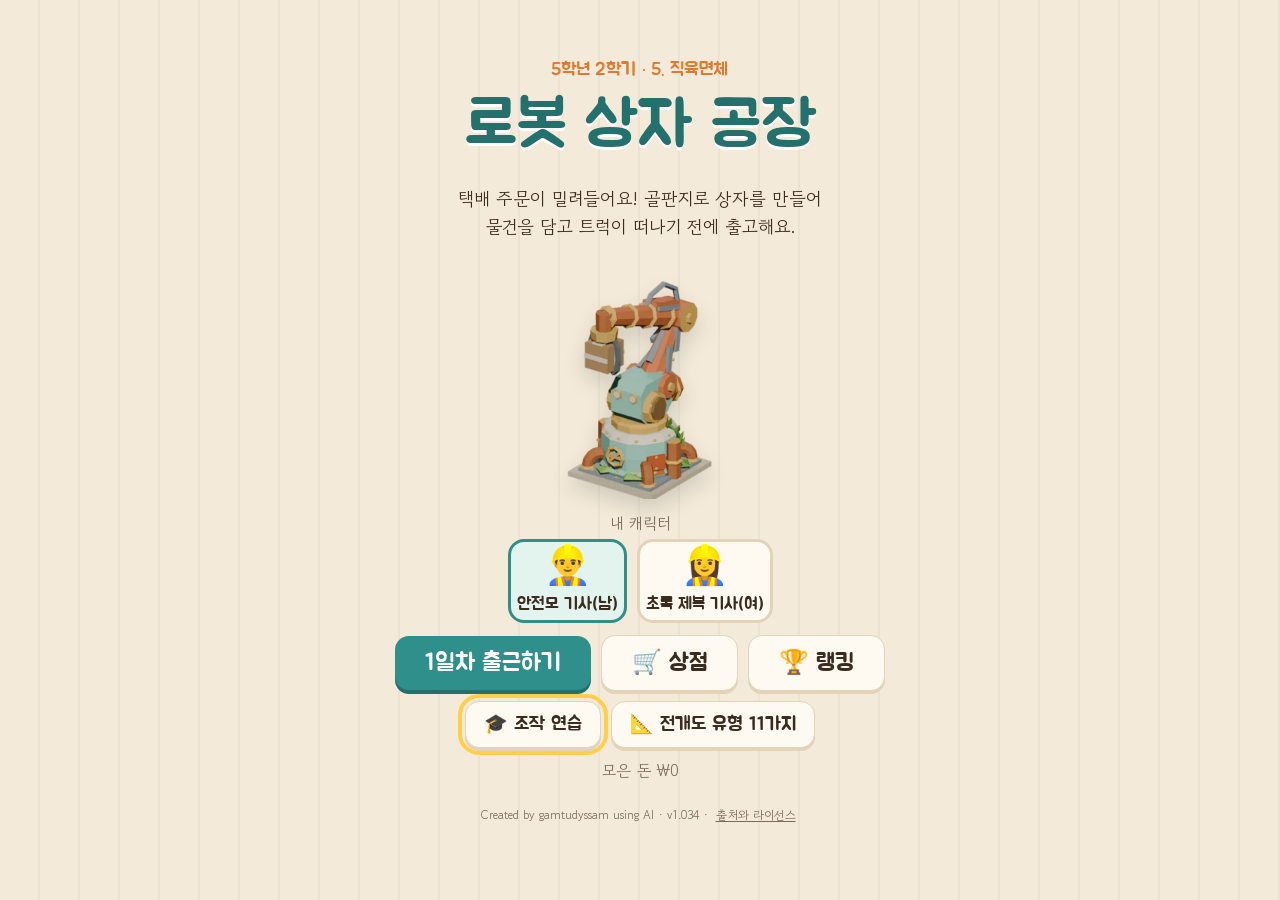
<file: index.html>
<!doctype html>
<html lang="ko">
<head>
  <meta charset="utf-8">
  <meta name="viewport" content="width=device-width, initial-scale=1, viewport-fit=cover">
  <title>로봇 상자 공장</title>
  <meta name="description" content="5학년 2학기 5단원 직육면체를 상자 공장 일로 익히는 게임">
  <link rel="preconnect" href="https://fonts.googleapis.com">
  <link rel="preconnect" href="https://fonts.gstatic.com" crossorigin>
  <link href="https://fonts.googleapis.com/css2?family=Jua&family=Gowun+Dodum&display=swap" rel="stylesheet">
  <link rel="icon" href="data:,">
  <script>
    // 게임 버전: 고칠 때마다 여기 하나만 +0.001 (화면 아래 제작자 줄에도 이 값이 나온다)
    window.BUILD = 'v1.034';
    // 모든 파일 주소에 버전을 붙여, 패드에 예전 파일이 남아 있어도 새 버전 파일을 함께 받게 한다
    (function () {
      var q = '?v=' + window.BUILD;
      var map = { imports: { three: './vendor/three.module.js', 'three/addons/': './vendor/addons/' } };
      ['main', 'data', 'sound', 'rank', 'nickwords', 'net', 'nettype', 'cutter', 'factory', 'three-view'].forEach(function (f) {
        map.imports[new URL('js/' + f + '.js', location.href).href] = './js/' + f + '.js' + q;
      });
      var im = document.createElement('script');
      im.type = 'importmap';
      im.textContent = JSON.stringify(map);
      document.head.appendChild(im);
      var css = document.createElement('link');
      css.rel = 'stylesheet';
      css.href = 'css/style.css' + q;
      document.head.appendChild(css);
      window.addEventListener('DOMContentLoaded', function () {
        var s = document.createElement('script');
        s.type = 'module';
        s.src = 'js/main.js' + q;
        // 게임 파일을 못 받으면 3번까지 저절로 다시 열고, 그래도 안 되면 빈 화면 대신 '다시 열기'를 보여 준다
        s.onerror = fail;
        var started = setTimeout(function () { if (!document.getElementById('app').firstChild) fail(); }, 15000);
        function fail() {
          clearTimeout(started);
          try {
            var n = +(sessionStorage.getItem('rbf-reload') || 0);
            if (n < 3) { sessionStorage.setItem('rbf-reload', n + 1); setTimeout(function () { location.reload(); }, 800 * (n + 1)); return; }
            sessionStorage.removeItem('rbf-reload');
          } catch (e) { /* 저장이 막혀 있으면 안내만 보여 준다 */ }
          document.getElementById('app').innerHTML = '<div style="padding:60px 20px;text-align:center;font-size:20px">게임을 불러오지 못했어요. 인터넷 연결을 확인해 주세요.<br><br><button style="font-size:22px;padding:14px 28px" onclick="location.reload()">다시 열기</button></div>';
        };
        document.body.appendChild(s);
      });
    })();
  </script>
</head>
<body>
  <div id="app"></div>
</body>
</html>
</file>
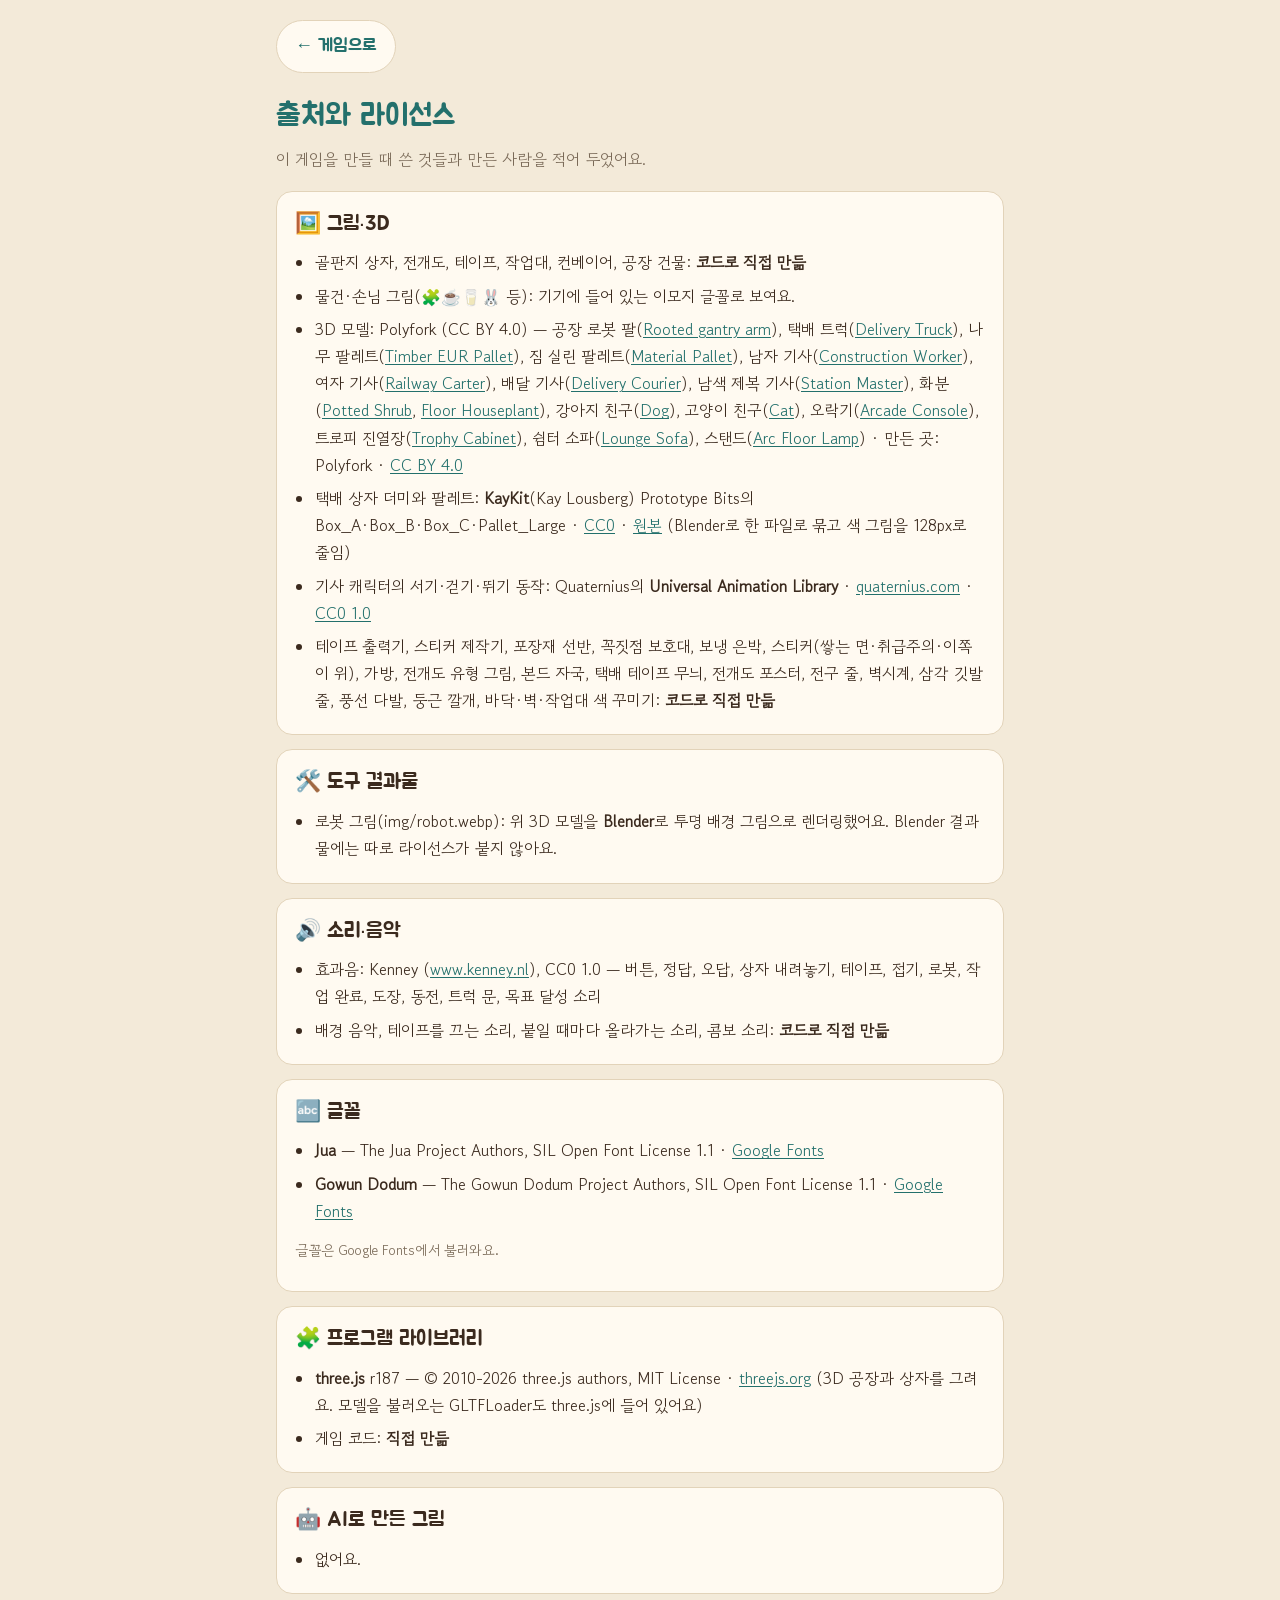
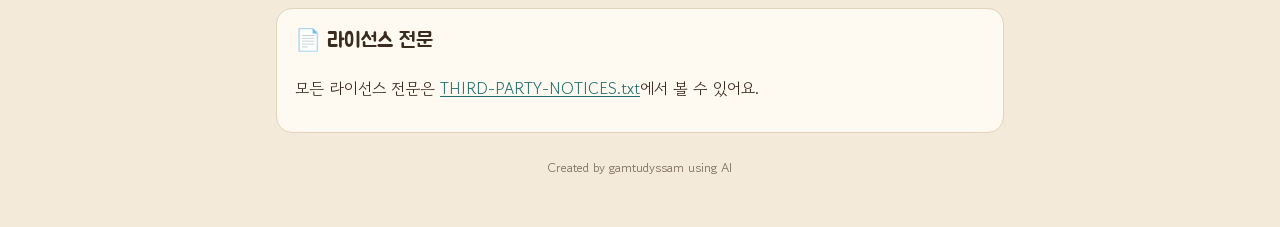
<file: credits.html>
<!doctype html>
<html lang="ko">
<head>
  <meta charset="utf-8">
  <meta name="viewport" content="width=device-width, initial-scale=1, viewport-fit=cover">
  <title>출처와 라이선스 · 로봇 상자 공장</title>
  <link rel="preconnect" href="https://fonts.googleapis.com">
  <link rel="preconnect" href="https://fonts.gstatic.com" crossorigin>
  <link href="https://fonts.googleapis.com/css2?family=Jua&family=Gowun+Dodum&display=swap" rel="stylesheet">
  <style>
    :root { --bg: #f3ead9; --paper: #fffaf1; --ink: #3b2a1e; --muted: #7a6a58; --line: #e2d3b9; --teal: #23706c; }
    * { box-sizing: border-box; }
    body { margin: 0; background: var(--bg); color: var(--ink); font-family: "Gowun Dodum", "Malgun Gothic", sans-serif; line-height: 1.7; }
    .wrap { max-width: 760px; margin: 0 auto; padding: 20px 16px 48px; padding-left: max(16px, env(safe-area-inset-left)); padding-right: max(16px, env(safe-area-inset-right)); }
    .back { display: inline-block; font-family: "Jua", sans-serif; color: var(--teal); text-decoration: none; background: var(--paper); border: 1px solid var(--line); border-radius: 999px; padding: 10px 18px; font-size: 18px; min-height: 44px; }
    h1 { font-family: "Jua", sans-serif; color: var(--teal); font-weight: 400; font-size: 30px; margin: 18px 0 4px; }
    .lead { color: var(--muted); margin: 0 0 18px; }
    section { background: var(--paper); border: 1px solid var(--line); border-radius: 16px; padding: 14px 18px; margin: 14px 0; }
    h2 { font-family: "Jua", sans-serif; font-weight: 400; font-size: 21px; margin: 0 0 8px; }
    ul { margin: 0; padding-left: 20px; }
    li { margin: 6px 0; overflow-wrap: anywhere; }
    .small { color: var(--muted); font-size: 14px; }
    a { color: var(--teal); }
    footer { text-align: center; color: var(--muted); font-size: 13px; margin-top: 24px; }
  </style>
</head>
<body>
  <div class="wrap">
    <a class="back" id="back" href="./">← 게임으로</a>
    <h1>출처와 라이선스</h1>
    <p class="lead">이 게임을 만들 때 쓴 것들과 만든 사람을 적어 두었어요.</p>

    <section>
      <h2>🖼️ 그림·3D</h2>
      <ul>
        <li>골판지 상자, 전개도, 테이프, 작업대, 컨베이어, 공장 건물: <b>코드로 직접 만듦</b></li>
        <li>물건·손님 그림(🧩☕🥛🐰 등): 기기에 들어 있는 이모지 글꼴로 보여요.</li>
        <li>3D 모델: Polyfork (CC BY 4.0) — 공장 로봇 팔(<a href="https://polyfork.dev/asset/rooted-gantry-arm-f35c8f" target="_blank" rel="noopener">Rooted gantry arm</a>), 택배 트럭(<a href="https://polyfork.dev/asset/delivery-truck-a9537e" target="_blank" rel="noopener">Delivery Truck</a>), 나무 팔레트(<a href="https://polyfork.dev/asset/timber-eur-pallet-a1f655" target="_blank" rel="noopener">Timber EUR Pallet</a>), 짐 실린 팔레트(<a href="https://polyfork.dev/asset/material-pallet-6af263" target="_blank" rel="noopener">Material Pallet</a>), 남자 기사(<a href="https://polyfork.dev/asset/construction-worker-c1ad8c" target="_blank" rel="noopener">Construction Worker</a>), 여자 기사(<a href="https://polyfork.dev/asset/railway-carter-971897" target="_blank" rel="noopener">Railway Carter</a>), 배달 기사(<a href="https://polyfork.dev/asset/delivery-courier-327e30" target="_blank" rel="noopener">Delivery Courier</a>), 남색 제복 기사(<a href="https://polyfork.dev/asset/station-master-1d6a0a" target="_blank" rel="noopener">Station Master</a>), 화분(<a href="https://polyfork.dev/asset/potted-shrub-43bd21" target="_blank" rel="noopener">Potted Shrub</a>, <a href="https://polyfork.dev/asset/floor-houseplant-8fad17" target="_blank" rel="noopener">Floor Houseplant</a>), 강아지 친구(<a href="https://polyfork.dev/asset/dog-base" target="_blank" rel="noopener">Dog</a>), 고양이 친구(<a href="https://polyfork.dev/asset/cat-base" target="_blank" rel="noopener">Cat</a>), 오락기(<a href="https://polyfork.dev/asset/arcade-console-ec27c2" target="_blank" rel="noopener">Arcade Console</a>), 트로피 진열장(<a href="https://polyfork.dev/asset/trophy-cabinet-e963ac" target="_blank" rel="noopener">Trophy Cabinet</a>), 쉼터 소파(<a href="https://polyfork.dev/asset/lounge-sofa-c34b3e" target="_blank" rel="noopener">Lounge Sofa</a>), 스탠드(<a href="https://polyfork.dev/asset/arc-floor-lamp-fa0b5f" target="_blank" rel="noopener">Arc Floor Lamp</a>) · 만든 곳: Polyfork · <a href="https://creativecommons.org/licenses/by/4.0/deed.ko" target="_blank" rel="noopener">CC BY 4.0</a></li>
        <li>택배 상자 더미와 팔레트: <b>KayKit</b>(Kay Lousberg) Prototype Bits의 Box_A·Box_B·Box_C·Pallet_Large · <a href="https://creativecommons.org/publicdomain/zero/1.0/deed.ko" target="_blank" rel="noopener">CC0</a> · <a href="https://kaylousberg.itch.io/prototype-bits" target="_blank" rel="noopener">원본</a> (Blender로 한 파일로 묶고 색 그림을 128px로 줄임)</li>
        <li>기사 캐릭터의 서기·걷기·뛰기 동작: Quaternius의 <b>Universal Animation Library</b> · <a href="https://quaternius.com" target="_blank" rel="noopener">quaternius.com</a> · <a href="https://creativecommons.org/publicdomain/zero/1.0/deed.ko" target="_blank" rel="noopener">CC0 1.0</a></li>
        <li>테이프 출력기, 스티커 제작기, 포장재 선반, 꼭짓점 보호대, 보냉 은박, 스티커(쌓는 면·취급주의·이쪽이 위), 가방, 전개도 유형 그림, 본드 자국, 택배 테이프 무늬, 전개도 포스터, 전구 줄, 벽시계, 삼각 깃발 줄, 풍선 다발, 둥근 깔개, 바닥·벽·작업대 색 꾸미기: <b>코드로 직접 만듦</b></li>
      </ul>
    </section>

    <section>
      <h2>🛠️ 도구 결과물</h2>
      <ul>
        <li>로봇 그림(img/robot.webp): 위 3D 모델을 <b>Blender</b>로 투명 배경 그림으로 렌더링했어요. Blender 결과물에는 따로 라이선스가 붙지 않아요.</li>
      </ul>
    </section>

    <section>
      <h2>🔊 소리·음악</h2>
      <ul>
        <li>효과음: Kenney (<a href="https://www.kenney.nl" target="_blank" rel="noopener">www.kenney.nl</a>), CC0 1.0 — 버튼, 정답, 오답, 상자 내려놓기, 테이프, 접기, 로봇, 작업 완료, 도장, 동전, 트럭 문, 목표 달성 소리</li>
        <li>배경 음악, 테이프를 끄는 소리, 붙일 때마다 올라가는 소리, 콤보 소리: <b>코드로 직접 만듦</b></li>
      </ul>
    </section>

    <section>
      <h2>🔤 글꼴</h2>
      <ul>
        <li><b>Jua</b> — The Jua Project Authors, SIL Open Font License 1.1 · <a href="https://fonts.google.com/specimen/Jua" target="_blank" rel="noopener">Google Fonts</a></li>
        <li><b>Gowun Dodum</b> — The Gowun Dodum Project Authors, SIL Open Font License 1.1 · <a href="https://fonts.google.com/specimen/Gowun+Dodum" target="_blank" rel="noopener">Google Fonts</a></li>
      </ul>
      <p class="small">글꼴은 Google Fonts에서 불러와요.</p>
    </section>

    <section>
      <h2>🧩 프로그램 라이브러리</h2>
      <ul>
        <li><b>three.js</b> r187 — © 2010-2026 three.js authors, MIT License · <a href="https://threejs.org" target="_blank" rel="noopener">threejs.org</a> (3D 공장과 상자를 그려요. 모델을 불러오는 GLTFLoader도 three.js에 들어 있어요)</li>
        <li>게임 코드: <b>직접 만듦</b></li>
      </ul>
    </section>

    <section>
      <h2>🤖 AI로 만든 그림</h2>
      <ul><li>없어요.</li></ul>
    </section>

    <section>
      <h2>📄 라이선스 전문</h2>
      <p>모든 라이선스 전문은 <a href="THIRD-PARTY-NOTICES.txt" target="_blank" rel="noopener">THIRD-PARTY-NOTICES.txt</a>에서 볼 수 있어요.</p>
    </section>

    <footer>Created by gamtudyssam using AI</footer>
  </div>
  <script>
    document.getElementById('back').addEventListener('click', function (e) {
      if (window.opener) { e.preventDefault(); window.close(); }
      else if (history.length > 1) { e.preventDefault(); history.back(); }
    });
  </script>
</body>
</html>
</file>
